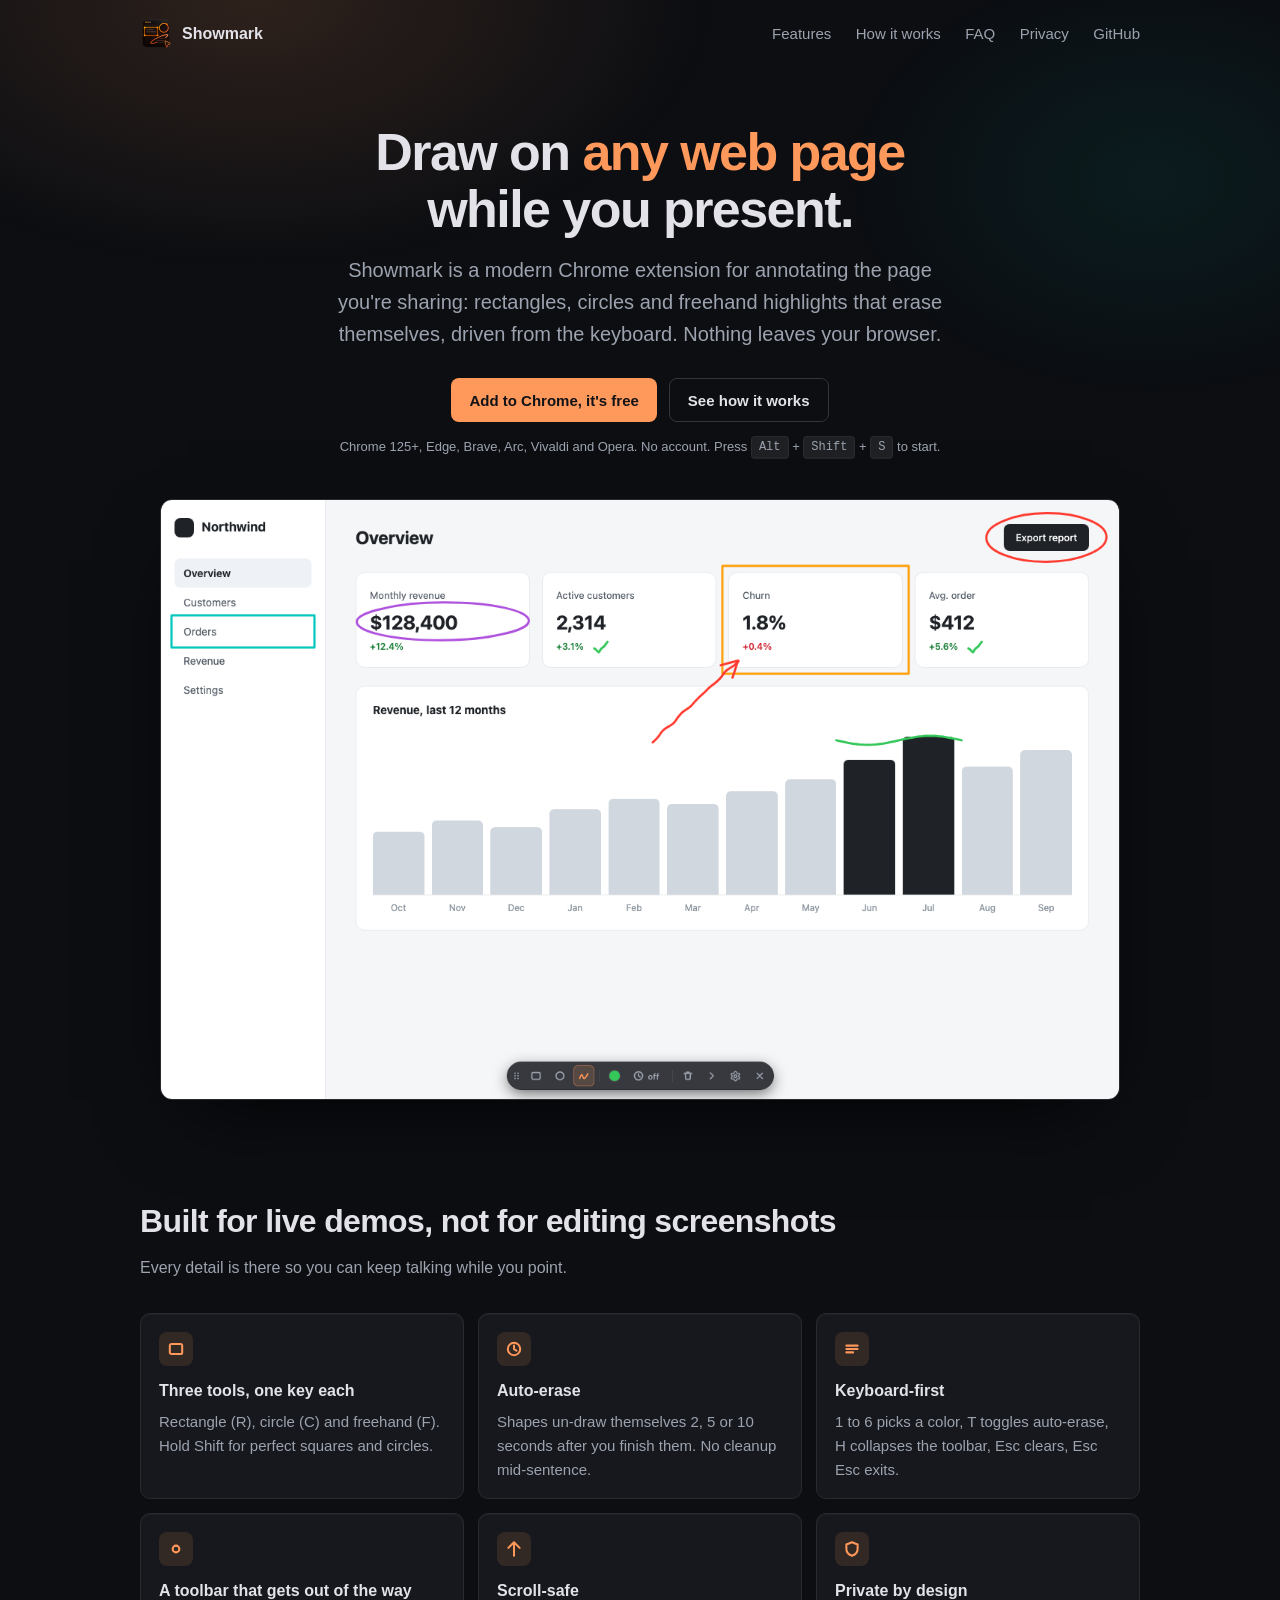
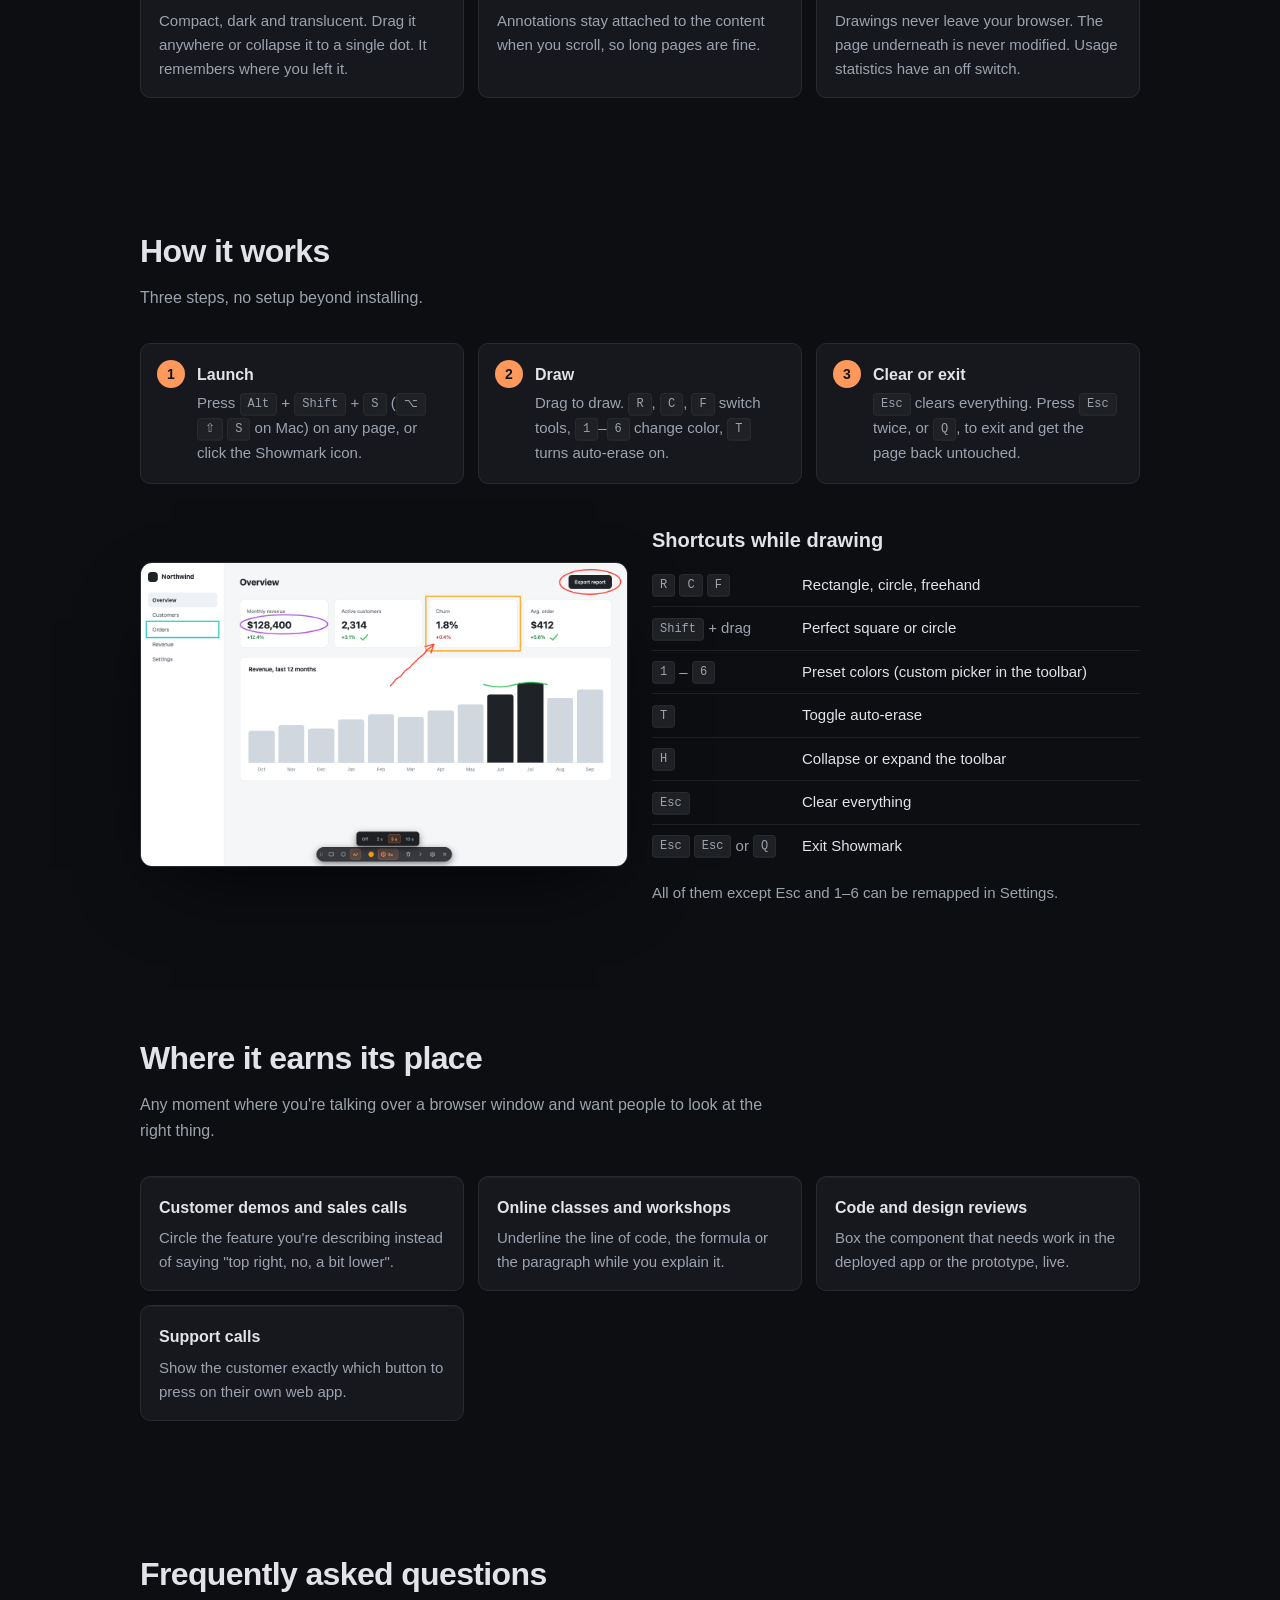
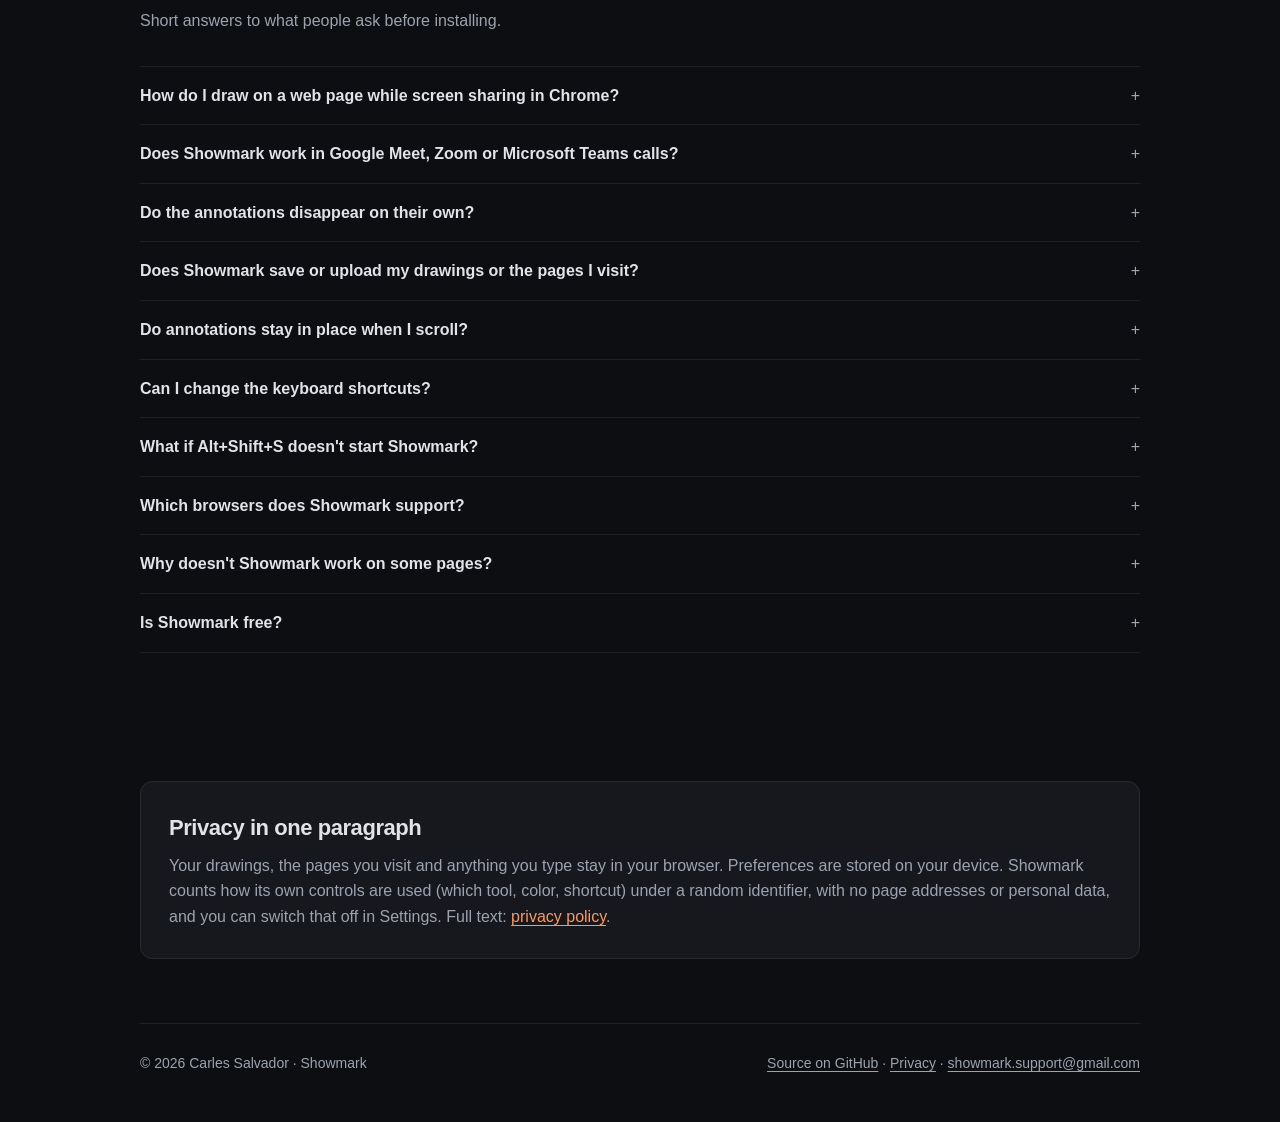
<file: docs/index.html>
<!doctype html>
<html lang="en">
<head>
  <meta charset="utf-8">
  <meta name="viewport" content="width=device-width, initial-scale=1">
  <title>Showmark – Draw and annotate on any web page while you present</title>
  <meta name="description" content="Showmark is a modern Chrome extension to draw rectangles, circles and freehand highlights on any web page while presenting or screen sharing. Auto-erase, keyboard shortcuts, nothing leaves your browser.">
  <link rel="canonical" href="https://showmark.pages.dev/">
  <link rel="icon" href="icon.png">
  <!-- Google Search Console is verified via docs/google48d0787814f511f6.html (HTML file method). -->
  <meta property="og:type" content="website">
  <meta property="og:title" content="Showmark – Draw and annotate on any web page while you present">
  <meta property="og:description" content="A modern Chrome extension for annotating any web page during demos, classes and screen shares. Free, keyboard-first, private.">
  <meta property="og:url" content="https://showmark.pages.dev/">
  <meta property="og:image" content="https://showmark.pages.dev/img/og.png">
  <meta name="twitter:card" content="summary_large_image">
  <meta name="theme-color" content="#0c0e12">
  <script type="application/ld+json">
  {
    "@context": "https://schema.org",
    "@graph": [
      {
        "@type": "SoftwareApplication",
        "name": "Showmark",
        "alternateName": "Showmark: Modern Draw & Annotate on Any Web Page",
        "applicationCategory": "BrowserApplication",
        "applicationSubCategory": "Screen annotation",
        "operatingSystem": "Chrome 125+, Microsoft Edge, Brave, Arc, Vivaldi, Opera",
        "browserRequirements": "Requires a Chromium-based browser, version 125 or newer",
        "offers": { "@type": "Offer", "price": "0", "priceCurrency": "USD" },
        "description": "A modern Chrome extension to draw rectangles, circles and freehand highlights on any web page while presenting or screen sharing. Shapes auto-erase after a few seconds, everything is keyboard-driven, and drawings never leave the browser.",
        "url": "https://showmark.pages.dev/",
        "installUrl": "https://chromewebstore.google.com/detail/showmark-modern-draw-anno/dfojhmdfkljmojndockacpejlbflgpll",
        "sameAs": ["https://chromewebstore.google.com/detail/showmark-modern-draw-anno/dfojhmdfkljmojndockacpejlbflgpll", "https://github.com/csbertran/showmark"],
        "image": "https://showmark.pages.dev/img/og.png",
        "screenshot": "https://showmark.pages.dev/img/annotate.png",
        "softwareVersion": "1.2.0",
        "featureList": [
          "Rectangle, circle and freehand drawing on any web page",
          "Auto-erase after 2, 5 or 10 seconds",
          "Keyboard shortcuts for every action",
          "Six preset colors plus a custom color picker",
          "Draggable, collapsible floating toolbar",
          "Annotations stay attached to content while scrolling",
          "Remappable shortcuts and drawing defaults"
        ],
        "author": { "@type": "Person", "name": "Carles Salvador" },
        "privacyPolicy": "https://showmark.pages.dev/privacy"
      },
      {
        "@type": "FAQPage",
        "mainEntity": [
          { "@type": "Question", "name": "How do I draw on a web page while screen sharing in Chrome?", "acceptedAnswer": { "@type": "Answer", "text": "Install Showmark, press Alt+Shift+S (Option+Shift+S on Mac) on any page and drag to draw. Press R, C or F to switch between rectangle, circle and freehand, Esc to clear, and Esc twice to exit. The drawing overlay sits on top of the page, so anyone watching your shared screen or tab sees it." } },
          { "@type": "Question", "name": "Does Showmark work in Google Meet, Zoom or Microsoft Teams calls?", "acceptedAnswer": { "@type": "Answer", "text": "Yes. Showmark draws on the browser tab itself, so it works with any video call or recording tool where you share your screen or a Chrome tab. It does not depend on the call software." } },
          { "@type": "Question", "name": "Do the annotations disappear on their own?", "acceptedAnswer": { "@type": "Answer", "text": "Optionally. Turn on auto-erase and each shape un-draws itself 2, 5 or 10 seconds after you finish it, so you never have to clean up mid-demo. With auto-erase off, shapes stay until you press Esc." } },
          { "@type": "Question", "name": "Does Showmark save or upload my drawings or the pages I visit?", "acceptedAnswer": { "@type": "Answer", "text": "No. Drawings exist only while the overlay is open and are discarded when you exit, reload or navigate. Page addresses and content are never collected. Showmark counts how its own buttons and shortcuts are used under a random identifier, and you can switch that off in Settings." } },
          { "@type": "Question", "name": "Do annotations stay in place when I scroll?", "acceptedAnswer": { "@type": "Answer", "text": "Yes. Shapes are anchored to the page content, so they move with it when you scroll." } },
          { "@type": "Question", "name": "Can I change the keyboard shortcuts?", "acceptedAnswer": { "@type": "Answer", "text": "Yes. Every drawing shortcut can be remapped on the Settings page, and the launch shortcut is managed in chrome://extensions/shortcuts." } },
          { "@type": "Question", "name": "What if Alt+Shift+S doesn't start Showmark?", "acceptedAnswer": { "@type": "Answer", "text": "Another extension or app probably already uses that combination, so Chrome couldn't assign it. The Settings page tells you when this happens. Set your own shortcut at chrome://extensions/shortcuts, or pin Showmark from the puzzle-piece menu and click its icon to start drawing." } },
          { "@type": "Question", "name": "Which browsers does Showmark support?", "acceptedAnswer": { "@type": "Answer", "text": "Google Chrome 125 or newer and other Chromium browsers such as Microsoft Edge, Brave, Arc, Vivaldi and Opera." } },
          { "@type": "Question", "name": "Why doesn't Showmark work on some pages?", "acceptedAnswer": { "@type": "Answer", "text": "Chrome doesn't let any extension draw on its own pages (chrome:// addresses, settings, new tabs), the Chrome Web Store or its built-in PDF viewer. If you launch Showmark there, the icon explains why. Local files opened from your computer work once you turn on Allow access to file URLs for Showmark in chrome://extensions." } },
          { "@type": "Question", "name": "Is Showmark free?", "acceptedAnswer": { "@type": "Answer", "text": "Yes. Showmark is free, has no account and no ads." } }
        ]
      }
    ]
  }
  </script>
  <style>
    :root {
      color-scheme: dark;
      --canvas: #0c0e12; --surface: #111317; --surface-1: #16181d; --surface-high: #1e2024; --surface-highest: #282a2e;
      --border: #282a2e; --border-2: #333539; --divider: rgba(255,255,255,.08);
      --fg: #e2e2e8; --muted: #9ca3af; --primary: #ff985b; --on-primary: #111317; --primary-glow: rgba(255,152,91,.25);
      --teal: #00c7be; --green: #34c759;
      --sans: -apple-system, BlinkMacSystemFont, "Segoe UI", Roboto, sans-serif;
      --mono: ui-monospace, SFMono-Regular, Menlo, monospace;
    }
    * { box-sizing: border-box; }
    html { scroll-behavior: smooth; }
    body { margin: 0; background: var(--canvas); color: var(--fg); font: 400 1rem/1.6 var(--sans); -webkit-font-smoothing: antialiased; }
    body::before { content: ''; position: fixed; inset: 0; z-index: -1; pointer-events: none;
      background: radial-gradient(60% 50% at 20% 0%, rgba(255,152,91,.14), transparent 60%),
                  radial-gradient(40% 40% at 90% 20%, rgba(0,199,190,.08), transparent 60%); }
    a { color: var(--primary); text-underline-offset: 3px; }
    .wrap { max-width: 1040px; margin: 0 auto; padding-inline: 20px; }
    header.top { display: flex; align-items: center; justify-content: space-between; padding-block: 18px; }
    .brand { display: flex; align-items: center; gap: 10px; font-weight: 600; text-decoration: none; color: var(--fg); }
    .brand img { width: 32px; height: 32px; border-radius: 8px; }
    nav a { color: var(--muted); text-decoration: none; margin-left: 20px; font-size: .9375rem; }
    nav a:hover { color: var(--fg); }
    .btn { display: inline-flex; align-items: center; gap: 8px; appearance: none; border: 0; border-radius: 8px; cursor: pointer;
           font: 600 .9375rem/1 var(--sans); padding: 0 18px; height: 44px; text-decoration: none; transition: filter .12s ease, box-shadow .12s ease; }
    .btn.primary { background: var(--primary); color: var(--on-primary); }
    .btn.primary:hover { filter: brightness(1.08); box-shadow: 0 0 0 1px var(--primary), 0 0 16px var(--primary-glow); }
    .btn.ghost { background: transparent; color: var(--fg); border: 1px solid var(--border-2); }
    .btn.ghost:hover { background: var(--surface-high); }
    .hero { padding-block: 56px 32px; text-align: center; }
    .hero h1 { font-size: clamp(2rem, 5vw, 3.25rem); line-height: 1.1; letter-spacing: -.03em; margin: 0 0 16px; font-weight: 600; }
    .hero h1 em { font-style: normal; color: var(--primary); }
    .hero p.lede { color: var(--muted); font-size: clamp(1.0625rem, 2vw, 1.25rem); max-width: 640px; margin: 0 auto 28px; }
    .cta { display: flex; gap: 12px; justify-content: center; flex-wrap: wrap; }
    .fine { color: var(--muted); font-size: .8125rem; margin-top: 14px; }
    kbd { display: inline-block; font: 500 .75rem/1 var(--mono); padding: 4px 7px; color: var(--muted); background: var(--surface-high);
          border: 1px solid var(--border); border-bottom: 2px solid #22252a; border-radius: 4px; vertical-align: middle; }
    .shot { margin: 40px auto 0; border-radius: 12px; overflow: hidden; border: 1px solid var(--border); box-shadow: 0 30px 80px -30px rgba(0,0,0,.9); max-width: 100%; }
    .shot img { display: block; width: 100%; height: auto; }
    section { padding-block: 64px; }
    section h2 { font-size: clamp(1.5rem, 3vw, 2rem); letter-spacing: -.02em; margin: 0 0 8px; font-weight: 600; }
    section p.sub { color: var(--muted); margin: 0 0 32px; max-width: 640px; }
    .grid { display: grid; grid-template-columns: repeat(auto-fit, minmax(260px, 1fr)); gap: 14px; }
    .card { background: var(--surface-1); border: 1px solid var(--border); border-radius: 10px; padding: 18px 18px 16px; box-shadow: inset 0 1px 0 rgba(255,255,255,.04); }
    .card h3 { margin: 0 0 6px; font-size: 1rem; font-weight: 600; }
    .card p { margin: 0; color: var(--muted); font-size: .9375rem; }
    .card .ic { width: 34px; height: 34px; border-radius: 8px; display: grid; place-items: center; margin-bottom: 12px; background: rgba(255,152,91,.12); color: var(--primary); }
    .card .ic svg { width: 18px; height: 18px; fill: none; stroke: currentColor; stroke-width: 1.8; stroke-linecap: round; stroke-linejoin: round; }
    .steps { counter-reset: s; display: grid; grid-template-columns: repeat(auto-fit, minmax(220px, 1fr)); gap: 14px; }
    .step { position: relative; padding: 18px 18px 18px 56px; background: var(--surface-1); border: 1px solid var(--border); border-radius: 10px; }
    .step::before { counter-increment: s; content: counter(s); position: absolute; left: 16px; top: 16px; width: 28px; height: 28px; border-radius: 50%;
                    display: grid; place-items: center; background: var(--primary); color: var(--on-primary); font: 600 .875rem/1 var(--sans); }
    .step h3 { margin: 0 0 4px; font-size: 1rem; }
    .step p { margin: 0; color: var(--muted); font-size: .9375rem; }
    .two { display: grid; grid-template-columns: repeat(auto-fit, minmax(300px, 1fr)); gap: 24px; align-items: center; }
    .two .shot { margin: 0; }
    table.keys { border-collapse: collapse; width: 100%; font-size: .9375rem; }
    table.keys td { padding: 9px 0; border-top: 1px solid var(--divider); }
    table.keys tr:first-child td { border-top: 0; }
    table.keys td:first-child { width: 150px; color: var(--muted); white-space: nowrap; }
    .faq details { border-top: 1px solid var(--divider); padding: 4px 0; }
    .faq details:last-child { border-bottom: 1px solid var(--divider); }
    .faq summary { cursor: pointer; font-weight: 600; padding: 12px 0; list-style: none; display: flex; justify-content: space-between; gap: 16px; }
    .faq summary::-webkit-details-marker { display: none; }
    .faq summary::after { content: '+'; color: var(--muted); font-weight: 400; flex: none; }
    .faq details[open] summary::after { content: '–'; }
    .faq p { margin: 0 0 14px; color: var(--muted); }
    .privacy { background: var(--surface-1); border: 1px solid var(--border); border-radius: 12px; padding: 28px; }
    .privacy ul { margin: 12px 0 0; padding-left: 20px; color: var(--muted); }
    footer { border-top: 1px solid var(--divider); padding-block: 28px 48px; color: var(--muted); font-size: .875rem; display: flex; justify-content: space-between; gap: 16px; flex-wrap: wrap; }
    footer a { color: var(--muted); }
    @media (max-width: 640px) { nav a:not(:last-child) { display: none; } section { padding-block: 44px; } }
  </style>
</head>
<body>
<div class="wrap">
  <header class="top">
    <a class="brand" href="./"><img src="icon.png" alt="" width="32" height="32">Showmark</a>
    <nav>
      <a href="#features">Features</a>
      <a href="#how">How it works</a>
      <a href="#faq">FAQ</a>
      <a href="privacy.html">Privacy</a>
      <a href="https://github.com/csbertran/showmark">GitHub</a>
    </nav>
  </header>

  <main>
    <section class="hero" style="padding-top:56px">
      <h1>Draw on <em>any web page</em><br>while you present.</h1>
      <p class="lede">Showmark is a modern Chrome extension for annotating the page you're sharing: rectangles, circles and freehand highlights that erase themselves, driven from the keyboard. Nothing leaves your browser.</p>
      <div class="cta">
        <a class="btn primary" id="install" href="https://chromewebstore.google.com/detail/showmark-modern-draw-anno/dfojhmdfkljmojndockacpejlbflgpll?utm_source=landing&utm_medium=web&utm_campaign=hero">Add to Chrome, it's free</a>
        <a class="btn ghost" href="#how">See how it works</a>
      </div>
      <p class="fine">Chrome 125+, Edge, Brave, Arc, Vivaldi and Opera. No account. Press <kbd>Alt</kbd> + <kbd>Shift</kbd> + <kbd>S</kbd> to start.</p>
      <figure class="shot" style="max-width:960px">
        <img src="img/annotate.png" alt="A dashboard web page annotated with Showmark: an orange rectangle around a KPI card, a red circle around a button, a purple circle around a figure, a green underline under a chart peak and a red freehand arrow. The floating toolbar sits at the bottom." width="1280" height="800" loading="eager">
      </figure>
    </section>

    <section id="features">
      <h2>Built for live demos, not for editing screenshots</h2>
      <p class="sub">Every detail is there so you can keep talking while you point.</p>
      <div class="grid">
        <div class="card"><div class="ic"><svg viewBox="0 0 16 16"><rect x="2.5" y="3.5" width="11" height="9" rx="1.5"/></svg></div><h3>Three tools, one key each</h3><p>Rectangle (R), circle (C) and freehand (F). Hold Shift for perfect squares and circles.</p></div>
        <div class="card"><div class="ic"><svg viewBox="0 0 16 16"><circle cx="8" cy="8" r="5.5"/><path d="M8 5v3.2l2.2 1.3"/></svg></div><h3>Auto-erase</h3><p>Shapes un-draw themselves 2, 5 or 10 seconds after you finish them. No cleanup mid-sentence.</p></div>
        <div class="card"><div class="ic"><svg viewBox="0 0 16 16"><path d="M3 5h10M3 8h10M3 11h6"/></svg></div><h3>Keyboard-first</h3><p>1 to 6 picks a color, T toggles auto-erase, H collapses the toolbar, Esc clears, Esc Esc exits.</p></div>
        <div class="card"><div class="ic"><svg viewBox="0 0 16 16"><circle cx="8" cy="8" r="3"/></svg></div><h3>A toolbar that gets out of the way</h3><p>Compact, dark and translucent. Drag it anywhere or collapse it to a single dot. It remembers where you left it.</p></div>
        <div class="card"><div class="ic"><svg viewBox="0 0 16 16"><path d="M8 2v12M3 7l5-5 5 5"/></svg></div><h3>Scroll-safe</h3><p>Annotations stay attached to the content when you scroll, so long pages are fine.</p></div>
        <div class="card"><div class="ic"><svg viewBox="0 0 16 16"><path d="M8 2l5 2v4c0 3-2.2 5-5 6-2.8-1-5-3-5-6V4z"/></svg></div><h3>Private by design</h3><p>Drawings never leave your browser. The page underneath is never modified. Usage statistics have an off switch.</p></div>
      </div>
    </section>

    <section id="how">
      <h2>How it works</h2>
      <p class="sub">Three steps, no setup beyond installing.</p>
      <div class="steps">
        <div class="step"><h3>Launch</h3><p>Press <kbd>Alt</kbd> + <kbd>Shift</kbd> + <kbd>S</kbd> (<kbd>⌥</kbd> <kbd>⇧</kbd> <kbd>S</kbd> on Mac) on any page, or click the Showmark icon.</p></div>
        <div class="step"><h3>Draw</h3><p>Drag to draw. <kbd>R</kbd>, <kbd>C</kbd>, <kbd>F</kbd> switch tools, <kbd>1</kbd>–<kbd>6</kbd> change color, <kbd>T</kbd> turns auto-erase on.</p></div>
        <div class="step"><h3>Clear or exit</h3><p><kbd>Esc</kbd> clears everything. Press <kbd>Esc</kbd> twice, or <kbd>Q</kbd>, to exit and get the page back untouched.</p></div>
      </div>

      <div class="two" style="margin-top:40px">
        <figure class="shot"><img src="img/auto-erase.png" alt="Showmark toolbar with the auto-erase menu open, showing Off, 2 s, 5 s and 10 s options" width="1280" height="800" loading="lazy"></figure>
        <div>
          <h3 style="margin:0 0 8px;font-size:1.25rem">Shortcuts while drawing</h3>
          <table class="keys">
            <tr><td><kbd>R</kbd> <kbd>C</kbd> <kbd>F</kbd></td><td>Rectangle, circle, freehand</td></tr>
            <tr><td><kbd>Shift</kbd> + drag</td><td>Perfect square or circle</td></tr>
            <tr><td><kbd>1</kbd> – <kbd>6</kbd></td><td>Preset colors (custom picker in the toolbar)</td></tr>
            <tr><td><kbd>T</kbd></td><td>Toggle auto-erase</td></tr>
            <tr><td><kbd>H</kbd></td><td>Collapse or expand the toolbar</td></tr>
            <tr><td><kbd>Esc</kbd></td><td>Clear everything</td></tr>
            <tr><td><kbd>Esc</kbd> <kbd>Esc</kbd> or <kbd>Q</kbd></td><td>Exit Showmark</td></tr>
          </table>
          <p style="color:var(--muted);font-size:.9375rem;margin:14px 0 0">All of them except Esc and 1–6 can be remapped in Settings.</p>
        </div>
      </div>
    </section>

    <section id="uses">
      <h2>Where it earns its place</h2>
      <p class="sub">Any moment where you're talking over a browser window and want people to look at the right thing.</p>
      <div class="grid">
        <div class="card"><h3>Customer demos and sales calls</h3><p>Circle the feature you're describing instead of saying "top right, no, a bit lower".</p></div>
        <div class="card"><h3>Online classes and workshops</h3><p>Underline the line of code, the formula or the paragraph while you explain it.</p></div>
        <div class="card"><h3>Code and design reviews</h3><p>Box the component that needs work in the deployed app or the prototype, live.</p></div>
        <div class="card"><h3>Support calls</h3><p>Show the customer exactly which button to press on their own web app.</p></div>
      </div>
    </section>

    <section id="faq" class="faq">
      <h2>Frequently asked questions</h2>
      <p class="sub">Short answers to what people ask before installing.</p>
      <details><summary>How do I draw on a web page while screen sharing in Chrome?</summary><p>Install Showmark, press Alt+Shift+S (Option+Shift+S on Mac) on any page and drag to draw. Press R, C or F to switch between rectangle, circle and freehand, Esc to clear, and Esc twice to exit. The drawing overlay sits on top of the page, so anyone watching your shared screen or tab sees it.</p></details>
      <details><summary>Does Showmark work in Google Meet, Zoom or Microsoft Teams calls?</summary><p>Yes. Showmark draws on the browser tab itself, so it works with any video call or recording tool where you share your screen or a Chrome tab. It does not depend on the call software.</p></details>
      <details><summary>Do the annotations disappear on their own?</summary><p>Optionally. Turn on auto-erase and each shape un-draws itself 2, 5 or 10 seconds after you finish it, so you never have to clean up mid-demo. With auto-erase off, shapes stay until you press Esc.</p></details>
      <details><summary>Does Showmark save or upload my drawings or the pages I visit?</summary><p>No. Drawings exist only while the overlay is open and are discarded when you exit, reload or navigate. Page addresses and content are never collected. Showmark counts how its own buttons and shortcuts are used under a random identifier, and you can switch that off in Settings. <a href="privacy.html">Privacy policy</a>.</p></details>
      <details><summary>Do annotations stay in place when I scroll?</summary><p>Yes. Shapes are anchored to the page content, so they move with it when you scroll.</p></details>
      <details><summary>Can I change the keyboard shortcuts?</summary><p>Yes. Every drawing shortcut can be remapped on the Settings page, and the launch shortcut is managed in chrome://extensions/shortcuts.</p></details>
      <details><summary>What if Alt+Shift+S doesn't start Showmark?</summary><p>Another extension or app probably already uses that combination, so Chrome couldn't assign it. The Settings page tells you when this happens. Set your own shortcut at chrome://extensions/shortcuts, or pin Showmark from the puzzle-piece menu and click its icon to start drawing.</p></details>
      <details><summary>Which browsers does Showmark support?</summary><p>Google Chrome 125 or newer and other Chromium browsers such as Microsoft Edge, Brave, Arc, Vivaldi and Opera.</p></details>
      <details><summary>Why doesn't Showmark work on some pages?</summary><p>Chrome doesn't let any extension draw on its own pages (chrome:// addresses, settings, new tabs), the Chrome Web Store or its built-in PDF viewer. If you launch Showmark there, the icon explains why. Local files opened from your computer work once you turn on "Allow access to file URLs" for Showmark in chrome://extensions.</p></details>
      <details><summary>Is Showmark free?</summary><p>Yes. Showmark is free, has no account and no ads.</p></details>
    </section>

    <section id="privacy-summary">
      <div class="privacy">
        <h2 style="font-size:1.375rem">Privacy in one paragraph</h2>
        <p style="color:var(--muted);margin:0">Your drawings, the pages you visit and anything you type stay in your browser. Preferences are stored on your device. Showmark counts how its own controls are used (which tool, color, shortcut) under a random identifier, with no page addresses or personal data, and you can switch that off in Settings. Full text: <a href="privacy.html">privacy policy</a>.</p>
      </div>
    </section>
  </main>

  <footer>
    <span>© 2026 Carles Salvador · Showmark</span>
    <span><a href="https://github.com/csbertran/showmark">Source on GitHub</a> · <a href="privacy.html">Privacy</a> · <a href="mailto:showmark.support@gmail.com">showmark.support@gmail.com</a></span>
  </footer>
</div>

<!-- PostHog web analytics for this landing page only. The extension itself uses a separate first-party client. -->
<script>
  !function(t,e){var o,n,p,r;e.__SV||(window.posthog=e,e._i=[],e.init=function(i,s,a){function g(t,e){var o=e.split(".");2==o.length&&(t=t[o[0]],e=o[1]),t[e]=function(){t.push([e].concat(Array.prototype.slice.call(arguments,0)))}}(p=t.createElement("script")).type="text/javascript",p.crossOrigin="anonymous",p.async=!0,p.src=s.api_host.replace(".i.posthog.com","-assets.i.posthog.com")+"/static/array.js",(r=t.getElementsByTagName("script")[0]).parentNode.insertBefore(p,r);var u=e;for(void 0!==a?u=e[a]=[]:a="posthog",u.people=u.people||[],u.toString=function(t){var e="posthog";return"posthog"!==a&&(e+="."+a),t||(e+=" (stub)"),e},u.people.toString=function(){return u.toString(1)+".people (stub)"},o="init capture register register_once register_for_session unregister unregister_for_session getFeatureFlag getFeatureFlagPayload isFeatureEnabled reloadFeatureFlags updateEarlyAccessFeatureEnrollment getEarlyAccessFeatures on onFeatureFlags onSurveysLoaded onSessionId getSurveys getActiveMatchingSurveys renderSurvey canRenderSurvey canRenderSurveyAsync identify setPersonProperties group resetGroups setPersonPropertiesForFlags resetPersonPropertiesForFlags setGroupPropertiesForFlags resetGroupPropertiesForFlags reset get_distinct_id getGroups get_session_id get_session_replay_url alias set_config startSessionRecording stopSessionRecording sessionRecordingStarted captureException loadToolbar get_property getSessionProperty createPersonProfile opt_in_capturing opt_out_capturing has_opted_in_capturing has_opted_out_capturing clear_opt_in_out_capturing debug getPageViewId captureTraceFeedback captureTraceMetric".split(" "),n=0;n<o.length;n++)g(u,o[n]);e._i.push([i,s,a])},e.__SV=1)}(document,window.posthog||[]);
  posthog.init('phc_uBKbcm8kqxYUEsazt9bxXQ3jgDkjHeEuF96sA85FtNo6', { api_host: 'https://eu.i.posthog.com', defaults: '2026-05-30', persistence: 'localStorage' });
  document.getElementById('install').addEventListener('click', function () { posthog.capture('landing_install_clicked', { placement: 'hero' }); });
</script>
</body>
</html>
</file>
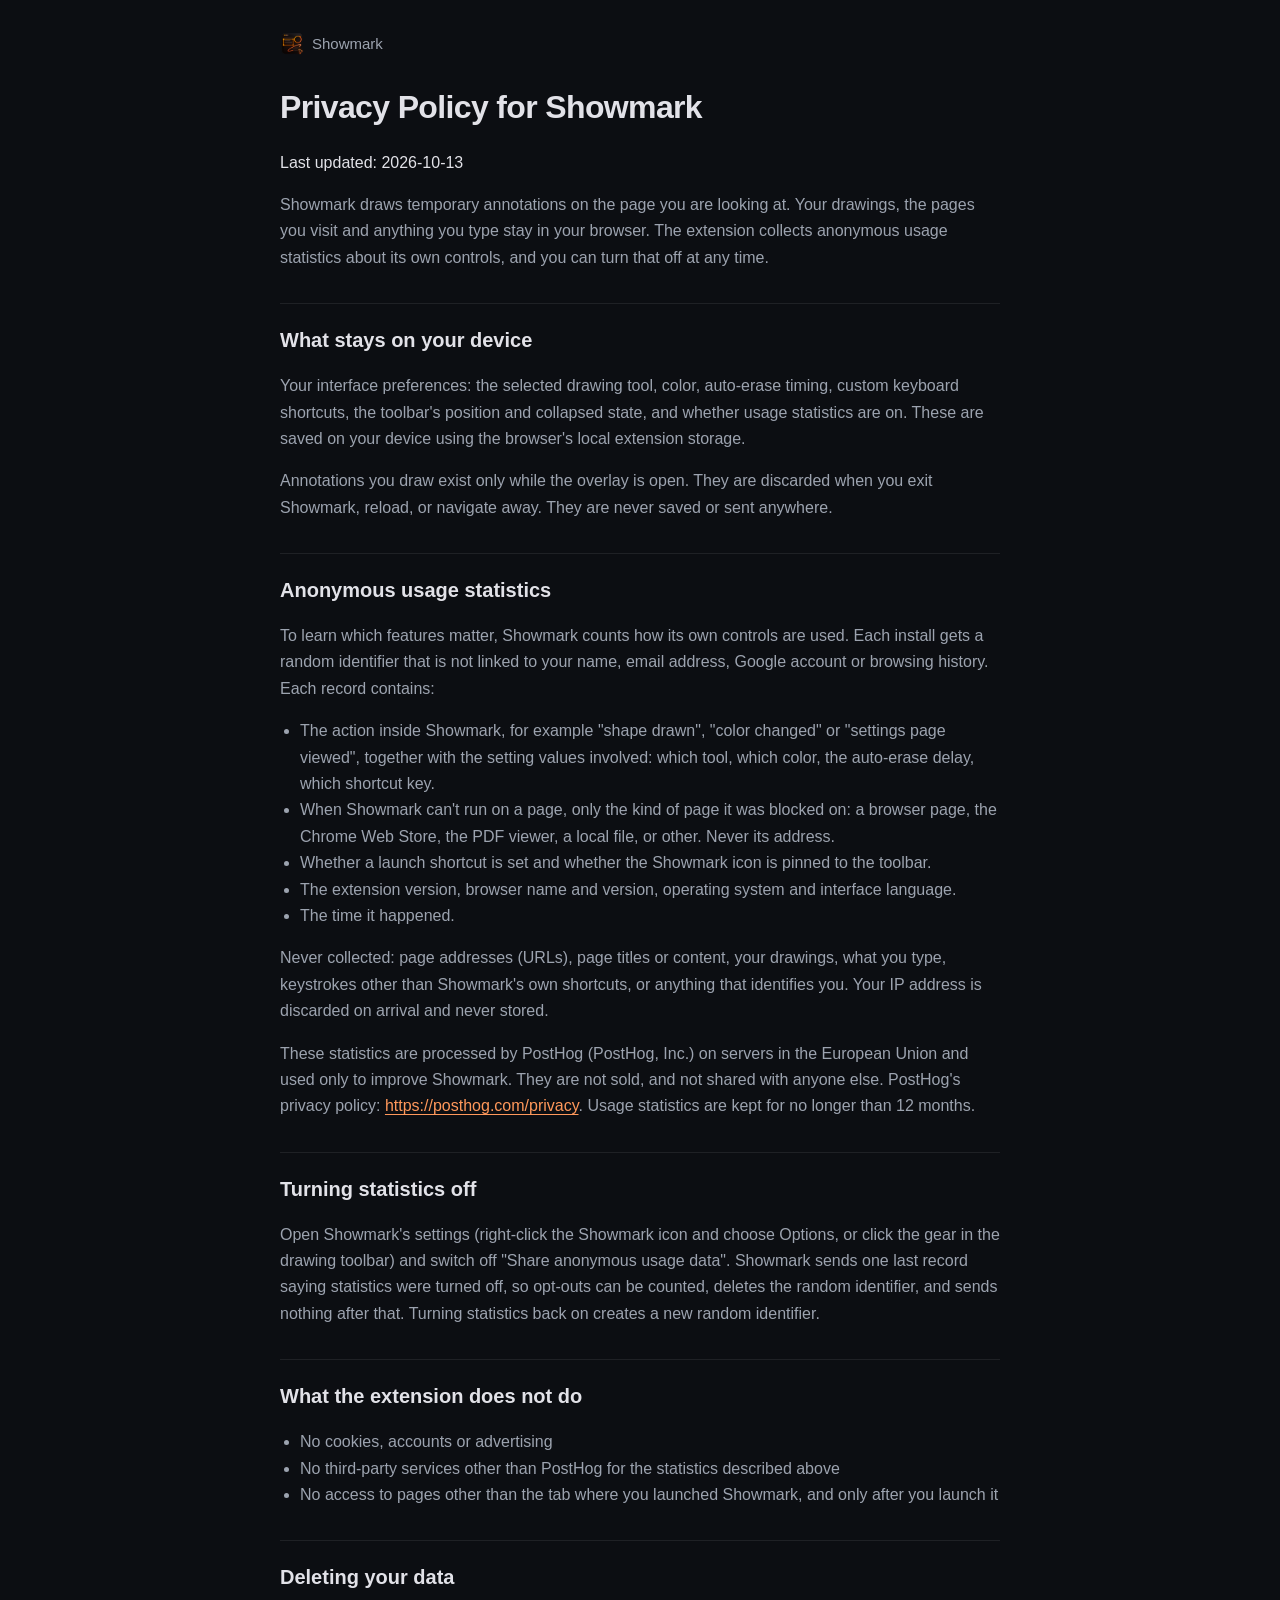
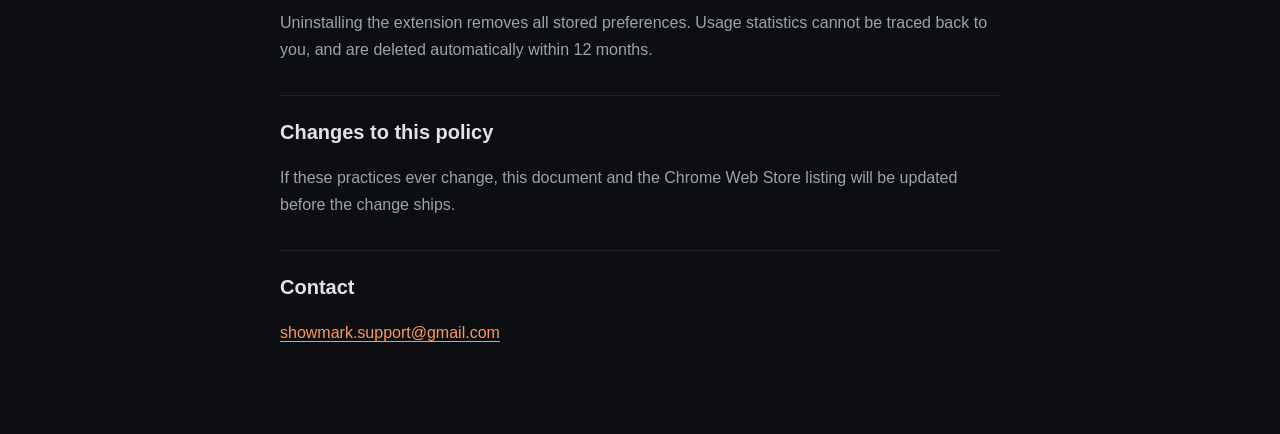
<file: docs/privacy.html>
<!doctype html>
<html lang="en">
<head>
  <meta charset="utf-8">
  <meta name="viewport" content="width=device-width, initial-scale=1">
  <title>Privacy Policy – Showmark</title>
  <meta name="description" content="What the Showmark Chrome extension stores on your device, which anonymous usage statistics it collects, and how to turn them off.">
  <link rel="canonical" href="https://showmark.pages.dev/privacy">
  <link rel="icon" href="icon.png">
  <meta name="theme-color" content="#0c0e12">
  <style>
    :root { color-scheme: dark; --canvas:#0c0e12; --fg:#e2e2e8; --muted:#9ca3af; --primary:#ff985b; --divider:rgba(255,255,255,.08); }
    body { margin:0; background:var(--canvas); color:var(--fg); font:400 1rem/1.65 -apple-system,BlinkMacSystemFont,"Segoe UI",Roboto,sans-serif; }
    main { max-width:720px; margin:0 auto; padding:32px 20px 72px; }
    a { color:var(--primary); text-underline-offset:3px; }
    .back { display:inline-flex; align-items:center; gap:8px; color:var(--muted); text-decoration:none; font-size:.9375rem; margin-bottom:24px; }
    .back img { width:24px; height:24px; border-radius:6px; }
    h1 { font-size:2rem; letter-spacing:-.02em; margin:0 0 8px; }
    h2 { font-size:1.25rem; margin:32px 0 8px; padding-top:20px; border-top:1px solid var(--divider); }
    p, li { color:var(--muted); } p:first-of-type { color:var(--fg); }
    ul { padding-left:20px; }
  </style>
</head>
<body>
<main>
  <a class="back" href="./"><img src="icon.png" alt="">Showmark</a>
<h1>Privacy Policy for Showmark</h1>
<p>Last updated: 2026-10-13</p>
<p>Showmark draws temporary annotations on the page you are looking at. Your drawings, the pages you visit and anything you type stay in your browser. The extension collects anonymous usage statistics about its own controls, and you can turn that off at any time.</p>
<h2>What stays on your device</h2>
<p>Your interface preferences: the selected drawing tool, color, auto-erase timing, custom keyboard shortcuts, the toolbar&#x27;s position and collapsed state, and whether usage statistics are on. These are saved on your device using the browser&#x27;s local extension storage.</p>
<p>Annotations you draw exist only while the overlay is open. They are discarded when you exit Showmark, reload, or navigate away. They are never saved or sent anywhere.</p>
<h2>Anonymous usage statistics</h2>
<p>To learn which features matter, Showmark counts how its own controls are used. Each install gets a random identifier that is not linked to your name, email address, Google account or browsing history. Each record contains:</p>
<ul>
<li>The action inside Showmark, for example &quot;shape drawn&quot;, &quot;color changed&quot; or &quot;settings page viewed&quot;, together with the setting values involved: which tool, which color, the auto-erase delay, which shortcut key.</li>
<li>When Showmark can&#x27;t run on a page, only the kind of page it was blocked on: a browser page, the Chrome Web Store, the PDF viewer, a local file, or other. Never its address.</li>
<li>Whether a launch shortcut is set and whether the Showmark icon is pinned to the toolbar.</li>
<li>The extension version, browser name and version, operating system and interface language.</li>
<li>The time it happened.</li>
</ul>
<p>Never collected: page addresses (URLs), page titles or content, your drawings, what you type, keystrokes other than Showmark&#x27;s own shortcuts, or anything that identifies you. Your IP address is discarded on arrival and never stored.</p>
<p>These statistics are processed by PostHog (PostHog, Inc.) on servers in the European Union and used only to improve Showmark. They are not sold, and not shared with anyone else. PostHog&#x27;s privacy policy: <a href="https://posthog.com/privacy">https://posthog.com/privacy</a>. Usage statistics are kept for no longer than 12 months.</p>
<h2>Turning statistics off</h2>
<p>Open Showmark&#x27;s settings (right-click the Showmark icon and choose Options, or click the gear in the drawing toolbar) and switch off &quot;Share anonymous usage data&quot;. Showmark sends one last record saying statistics were turned off, so opt-outs can be counted, deletes the random identifier, and sends nothing after that. Turning statistics back on creates a new random identifier.</p>
<h2>What the extension does not do</h2>
<ul>
<li>No cookies, accounts or advertising</li>
<li>No third-party services other than PostHog for the statistics described above</li>
<li>No access to pages other than the tab where you launched Showmark, and only after you launch it</li>
</ul>
<h2>Deleting your data</h2>
<p>Uninstalling the extension removes all stored preferences. Usage statistics cannot be traced back to you, and are deleted automatically within 12 months.</p>
<h2>Changes to this policy</h2>
<p>If these practices ever change, this document and the Chrome Web Store listing will be updated before the change ships.</p>
<h2>Contact</h2>
<p><a href="mailto:showmark.support@gmail.com">showmark.support@gmail.com</a></p>
</main>
</body>
</html>
</file>
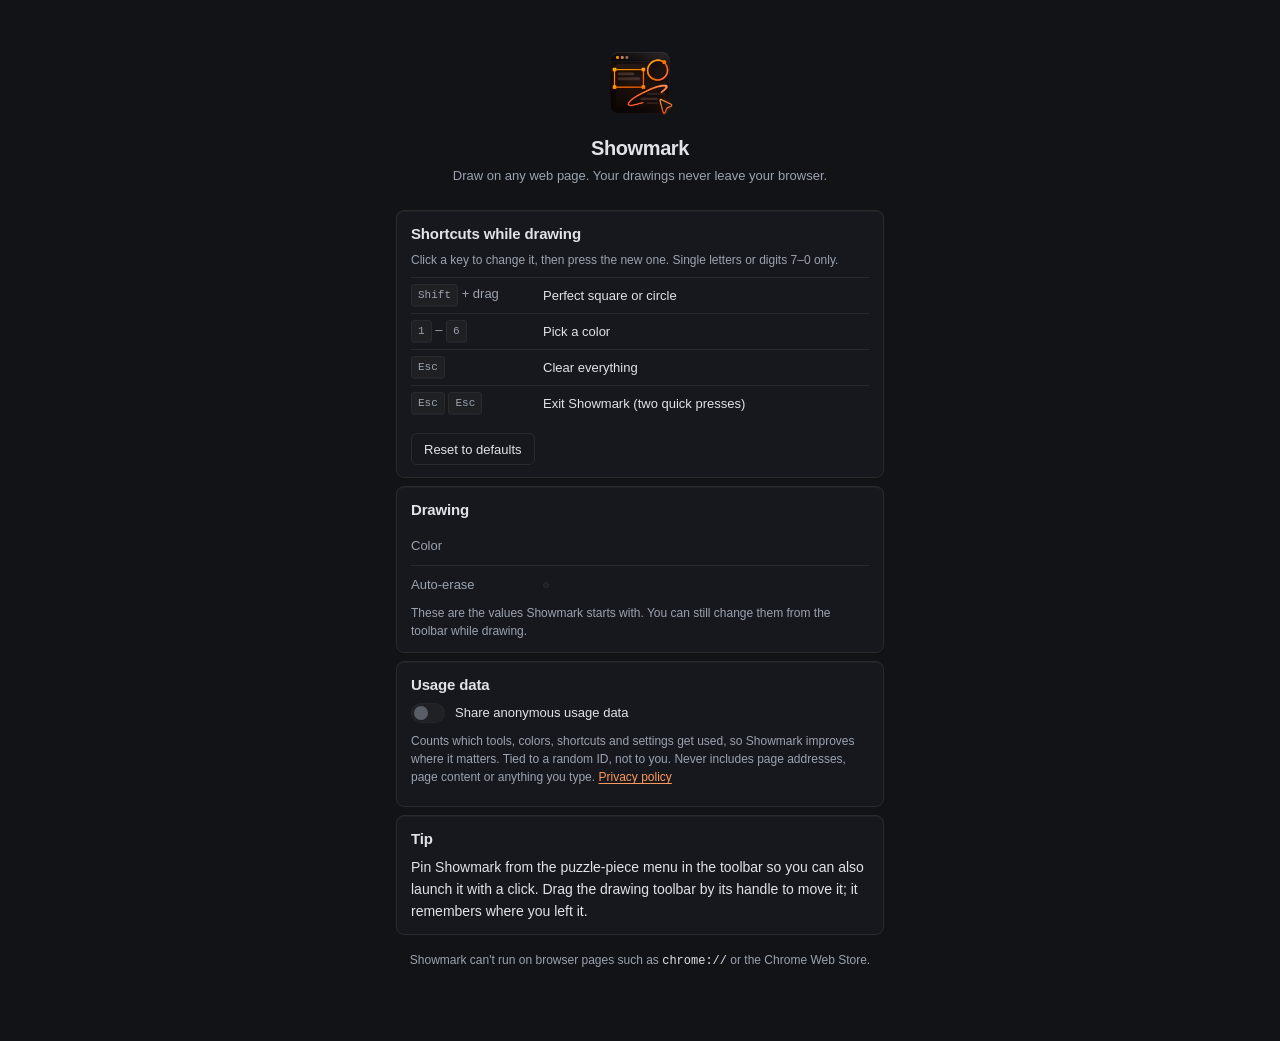
<file: options/options.html>
<!doctype html>
<html lang="en">
<head>
  <meta charset="utf-8">
  <meta name="viewport" content="width=device-width, initial-scale=1">
  <title>Showmark settings</title>
  <link rel="stylesheet" href="options.css">
</head>
<body>
  <main>
    <header>
      <img src="../icons/icon128.png" alt="" width="72" height="72">
      <h1>Showmark</h1>
      <p class="lede">Draw on any web page. Your drawings never leave your browser.</p>
    </header>

    <section id="shortcut-ok" hidden>
      <h2>Launch shortcut</h2>
      <p>On any page, press <kbd id="combo"></kbd> to start drawing. Press it again to leave.</p>
      <p class="hint">This shortcut is managed by the browser. <button id="change-shortcut" class="link">Change it</button></p>
    </section>

    <section id="shortcut-missing" hidden>
      <h2>Pick a way to launch Showmark</h2>
      <p>Chrome couldn't assign a launch shortcut automatically, probably because <kbd>Alt+Shift+S</kbd> is already taken. Set one up, pin the icon, or do both.</p>
      <h3>Set a shortcut</h3>
      <ol>
        <li>Click the button below. It opens your browser's extension shortcuts page.</li>
        <li>Find <strong>Showmark</strong> and click the pencil next to "Toggle Showmark on the current page".</li>
        <li>Press the key combination you want, then come back to this tab.</li>
      </ol>
      <button id="open-shortcuts" class="primary">Open shortcut settings</button>
      <p class="hint">Or open <code>chrome://extensions/shortcuts</code> yourself.</p>
      <h3>Pin the icon</h3>
      <p id="pin-todo">Click the puzzle-piece icon in Chrome's toolbar, then the pin next to <strong>Showmark</strong>. Click the Showmark icon on any page to start drawing.</p>
      <p id="pin-done" class="done" hidden>✓ Pinned. Click the Showmark icon on any page to start drawing.</p>
    </section>

    <section>
      <h2>Shortcuts while drawing</h2>
      <p class="hint">Click a key to change it, then press the new one. Single letters or digits 7–0 only.</p>
      <table id="keys"></table>
      <table class="fixed">
        <tr><td><kbd>Shift</kbd> + drag</td><td>Perfect square or circle</td></tr>
        <tr><td><kbd>1</kbd> – <kbd>6</kbd></td><td>Pick a color</td></tr>
        <tr><td><kbd>Esc</kbd></td><td>Clear everything</td></tr>
        <tr><td><kbd>Esc</kbd> <kbd>Esc</kbd></td><td>Exit Showmark (two quick presses)</td></tr>
      </table>
      <div class="row">
        <button id="reset-keys" class="ghost">Reset to defaults</button>
        <span id="key-status" class="hint" role="status"></span>
      </div>
    </section>

    <section>
      <h2>Drawing</h2>
      <div class="field">
        <span class="label">Color</span>
        <div id="colors" class="swatches"></div>
      </div>
      <div class="field">
        <span class="label">Auto-erase</span>
        <div id="fade" class="segmented" role="group" aria-label="Auto-erase delay"></div>
      </div>
      <p class="hint">These are the values Showmark starts with. You can still change them from the toolbar while drawing.</p>
    </section>

    <section>
      <h2>Usage data</h2>
      <label class="switch">
        <input type="checkbox" id="analytics" disabled>
        <span class="track" aria-hidden="true"></span>
        <span>Share anonymous usage data</span>
      </label>
      <p class="hint">Counts which tools, colors, shortcuts and settings get used, so Showmark improves where it matters. Tied to a random ID, not to you. Never includes page addresses, page content or anything you type. <a href="https://gist.github.com/csbertran/ebae7dc93ad46e6d9f7c50414c48ab4f" target="_blank" rel="noopener">Privacy policy</a></p>
      <p id="analytics-status" class="hint" role="status"></p>
    </section>

    <section>
      <h2>Tip</h2>
      <p><span id="pin-tip">Pin Showmark from the puzzle-piece menu in the toolbar so you can also launch it with a click. </span>Drag the drawing toolbar by its handle to move it; it remembers where you left it.</p>
    </section>

    <footer>
      <p class="hint">Showmark can't run on browser pages such as <code>chrome://</code> or the Chrome Web Store.</p>
    </footer>
  </main>
  <script src="options.js"></script>
</body>
</html>
</file>
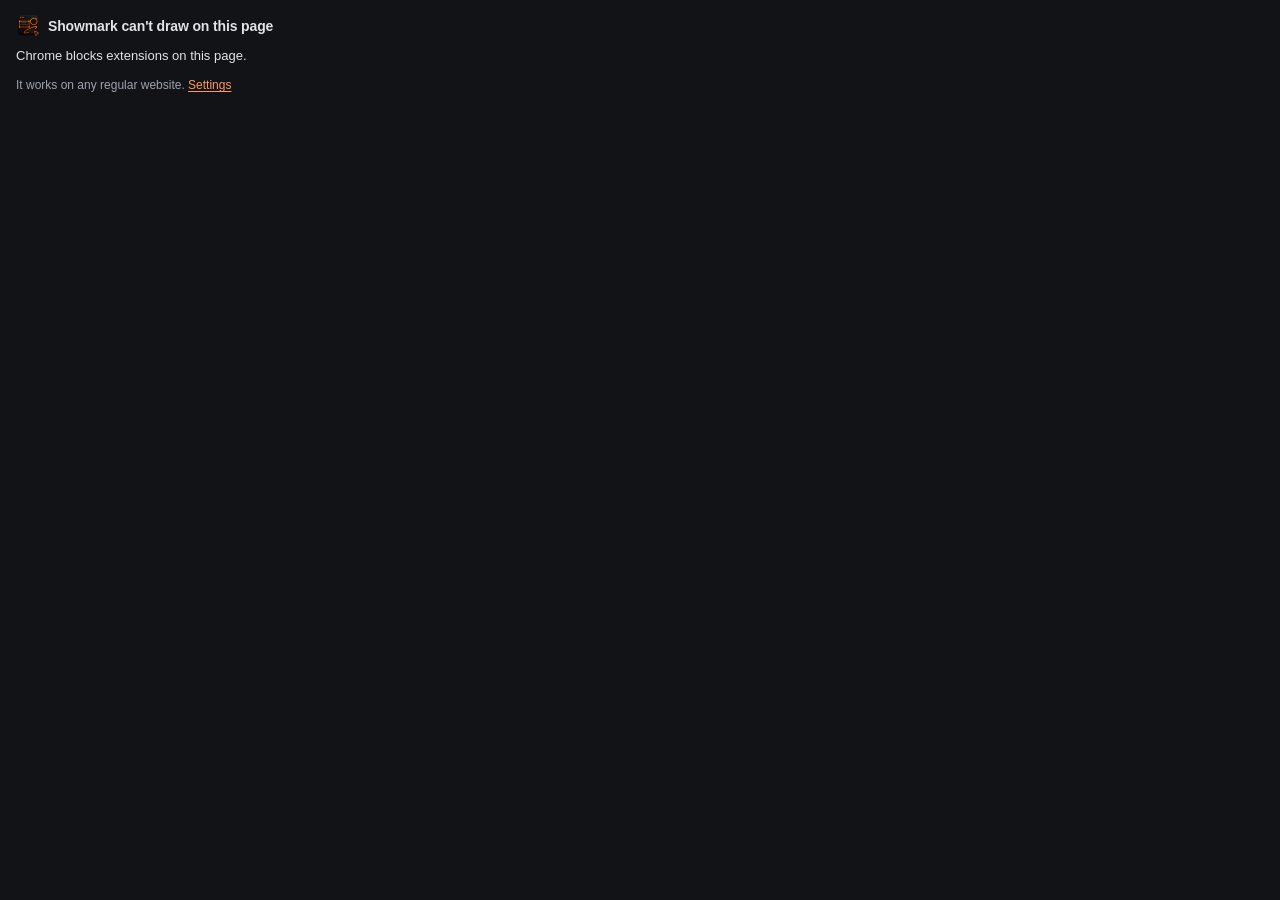
<file: popup/blocked.html>
<!doctype html>
<html lang="en">
<head>
  <meta charset="utf-8">
  <title>Showmark can't run here</title>
  <link rel="stylesheet" href="blocked.css">
</head>
<body>
  <main>
    <header>
      <img src="../icons/icon48.png" alt="" width="24" height="24">
      <h1>Showmark can't draw on this page</h1>
    </header>
    <p id="reason"></p>
    <p id="fix" hidden>
      <button id="file-access" class="primary">Allow access to local files</button>
      <span class="hint">Turn on "Allow access to file URLs", then reload this page.</span>
    </p>
    <p class="hint">It works on any regular website. <button id="settings" class="link">Settings</button></p>
  </main>
  <script src="blocked.js"></script>
</body>
</html>
</file>
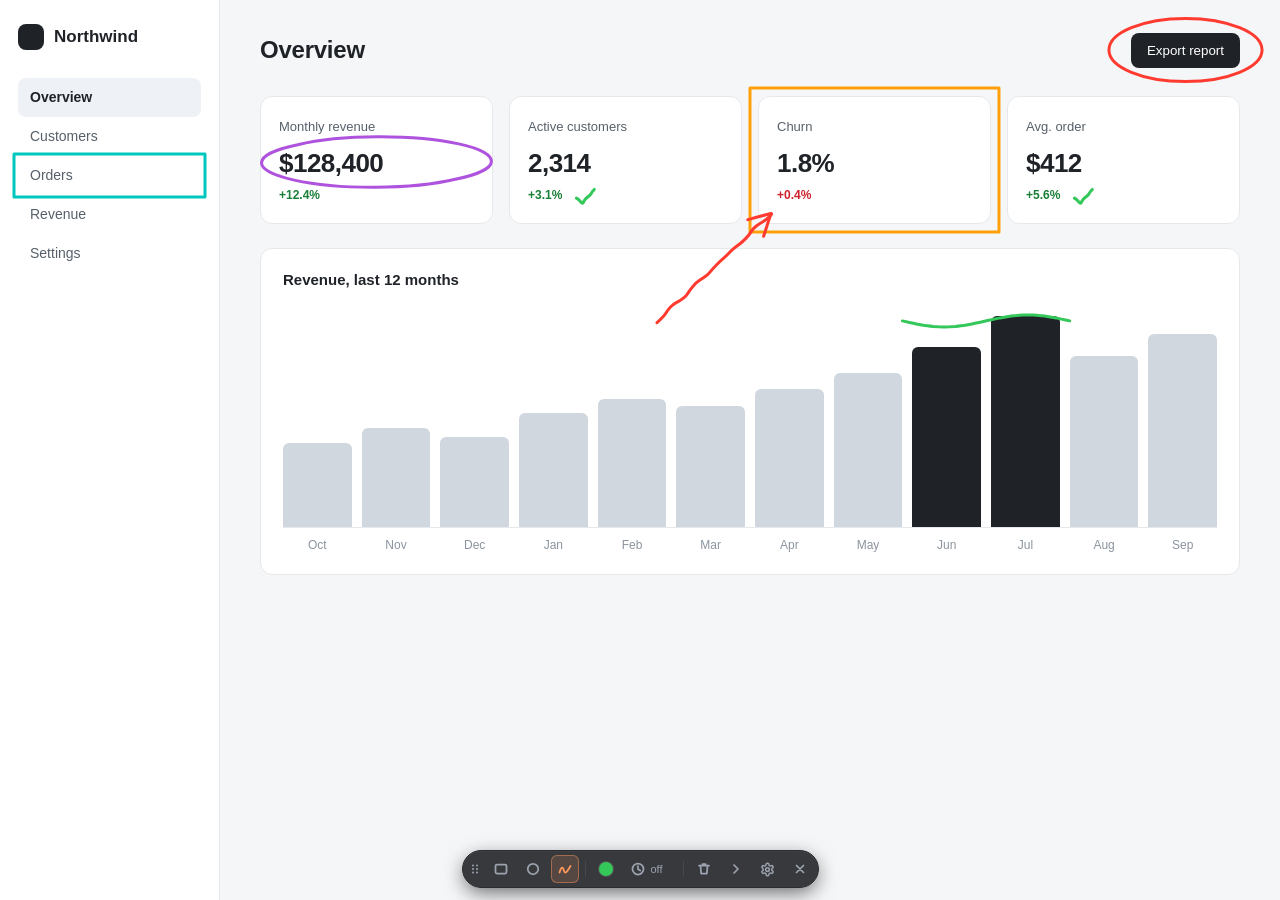
<file: store-assets/demo.html>
<!doctype html><html><head><meta charset="utf-8"><title>Demo</title><style>
*{box-sizing:border-box} body{margin:0;font:15px/1.5 -apple-system,BlinkMacSystemFont,"Segoe UI",Roboto,sans-serif;background:#f5f6f8;color:#1f2328;display:grid;grid-template-columns:220px 1fr;min-height:100vh}
aside{background:#fff;border-right:1px solid #e6e8eb;padding:24px 18px}
.brand{font-weight:700;font-size:17px;margin-bottom:28px;display:flex;align-items:center;gap:10px}.brand i{width:26px;height:26px;border-radius:8px;background:#1f2328;display:inline-block}
nav a{display:block;padding:9px 12px;border-radius:8px;color:#57606a;text-decoration:none;font-size:14px}nav a.on{background:#eef1f5;color:#1f2328;font-weight:600}
main{padding:32px 40px}header{display:flex;justify-content:space-between;align-items:center;margin-bottom:28px}
h1{font-size:24px;margin:0;letter-spacing:-.01em}.btn{background:#1f2328;color:#fff;border:0;border-radius:8px;padding:10px 16px;font:600 14px inherit;font-family:inherit}
.cards{display:grid;grid-template-columns:repeat(4,1fr);gap:16px;margin-bottom:24px}.card{background:#fff;border:1px solid #e6e8eb;border-radius:12px;padding:18px}
.card small{color:#57606a;font-size:13px}.card b{display:block;font-size:26px;margin-top:6px;letter-spacing:-.02em}.card em{font-style:normal;font-size:12px;color:#1a7f37;font-weight:600}
.panel{background:#fff;border:1px solid #e6e8eb;border-radius:12px;padding:20px 22px}.panel h2{font-size:15px;margin:0 0 16px}
.chart{display:flex;align-items:flex-end;gap:10px;height:220px;border-bottom:1px solid #e6e8eb;padding-bottom:0}.chart div{flex:1;background:#d0d7de;border-radius:6px 6px 0 0}.chart div:nth-child(9),.chart div:nth-child(10){background:#1f2328}
.x{display:flex;gap:10px;margin-top:8px;font-size:12px;color:#8b949e}.x span{flex:1;text-align:center}
</style></head><body>
<aside><div class="brand"><i></i>Northwind</div><nav><a class="on">Overview</a><a>Customers</a><a>Orders</a><a>Revenue</a><a>Settings</a></nav></aside>
<main><header><h1>Overview</h1><button class="btn">Export report</button></header>
<div class="cards"><div class="card"><small>Monthly revenue</small><b>$128,400</b><em>+12.4%</em></div><div class="card"><small>Active customers</small><b>2,314</b><em>+3.1%</em></div><div class="card"><small>Churn</small><b>1.8%</b><em style="color:#cf222e">+0.4%</em></div><div class="card"><small>Avg. order</small><b>$412</b><em>+5.6%</em></div></div>
<div class="panel"><h2>Revenue, last 12 months</h2><div class="chart"><div style="height:38%"></div><div style="height:45%"></div><div style="height:41%"></div><div style="height:52%"></div><div style="height:58%"></div><div style="height:55%"></div><div style="height:63%"></div><div style="height:70%"></div><div style="height:82%"></div><div style="height:96%"></div><div style="height:78%"></div><div style="height:88%"></div></div>
<div class="x"><span>Oct</span><span>Nov</span><span>Dec</span><span>Jan</span><span>Feb</span><span>Mar</span><span>Apr</span><span>May</span><span>Jun</span><span>Jul</span><span>Aug</span><span>Sep</span></div></div></main>
<script src="../content/showmark.js"></script>
<script>
(async () => {
  const shot = location.hash.slice(1) || '1';
  await window.__showmark.toggle();
  const sr = document.querySelector('showmark-root').shadowRoot, overlay = sr.querySelector('.overlay');
  const key = (k) => window.dispatchEvent(new KeyboardEvent('keydown', {key: k, bubbles: true}));
  const pe = (t,x,y) => overlay.dispatchEvent(new PointerEvent(t,{clientX:x,clientY:y,button:0,pointerId:1,bubbles:true}));
  const drag = (pts) => { pe('pointerdown',...pts[0]); for (const p of pts.slice(1)) pe('pointermove',...p); pe('pointerup',...pts[pts.length-1]); };
  const box = (sel) => document.querySelector(sel).getBoundingClientRect();
  const line = (x0, y0, x1, y1, n = 12) => { const pts = []; for (let i = 0; i <= n; i++) pts.push([x0 + (x1 - x0) * i / n, y0 + (y1 - y0) * i / n]); return pts; };
  const wobble = (pts, amp = 1.2) => pts.map(([x, y], i) => [x + Math.sin(i * 1.7) * amp, y + Math.cos(i * 1.3) * amp]);

  // 1. Amber rectangle around the Churn card
  const c = box('.card:nth-child(3)'); key('r'); key('1'); drag([[c.left-8,c.top-8],[c.right+8,c.bottom+8]]);
  // 2. Red circle around the Export button
  const b = box('.btn'); key('c'); key('2'); drag([[b.left-22,b.top-14],[b.right+22,b.bottom+14]]);
  // 3. Purple circle around the revenue figure
  const rev = box('.card:nth-child(1) b'); key('c'); key('4'); drag([[rev.left-14,rev.top-6],[rev.right+14,rev.bottom+4]]);
  // 4. Teal rectangle around the "Orders" nav item
  const nav = box('nav a:nth-child(3)'); key('r'); key('5'); drag([[nav.left-4,nav.top-2],[nav.right+4,nav.bottom+2]]);
  // 5. Green wavy underline beneath the two peak bars
  const bars = [...document.querySelectorAll('.chart div')].slice(8,10).map(d=>d.getBoundingClientRect());
  key('f'); key('3'); const y0 = bars[0].top - 26, x0 = bars[0].left - 10, x1 = bars[1].right + 10;
  const pts=[]; for (let i=0;i<=30;i++) pts.push([x0+(x1-x0)*i/30, y0 + Math.sin(i/30*Math.PI*2)*6]); drag(pts);
  // 6. Red arrow pointing at the churn increase
  const churn = box('.card:nth-child(3) em'); key('f'); key('2');
  const tip = [churn.left - 6, churn.bottom + 12], tail = [churn.left - 120, churn.bottom + 120];
  drag(wobble(line(tail[0], tail[1], tip[0], tip[1], 20)));
  // arrow head: two strokes 28° either side of the shaft, pointing back from the tip
  const ang = Math.atan2(tail[1] - tip[1], tail[0] - tip[0]);
  for (const d of [-0.5, 0.5]) drag(line(tip[0], tip[1], tip[0] + Math.cos(ang + d) * 24, tip[1] + Math.sin(ang + d) * 24, 4));
  // 7. Green check marks next to the two healthy growth figures
  key('f'); key('3');
  for (const sel of ['.card:nth-child(2) em', '.card:nth-child(4) em']) {
    const g = box(sel); const x = g.right + 14, y = g.top + 4;
    drag(wobble([...line(x, y + 6, x + 6, y + 12, 4), ...line(x + 6, y + 12, x + 18, y - 2, 6)], 0.6));
  }
  if (shot === '2') { key('1'); sr.querySelector('.dot').click(); }
  if (shot === '3') { key('1'); key('h'); }
  if (shot === '5') { key('1'); key('t'); sr.querySelector('.fade').click(); }
})();
</script></body></html>
</file>
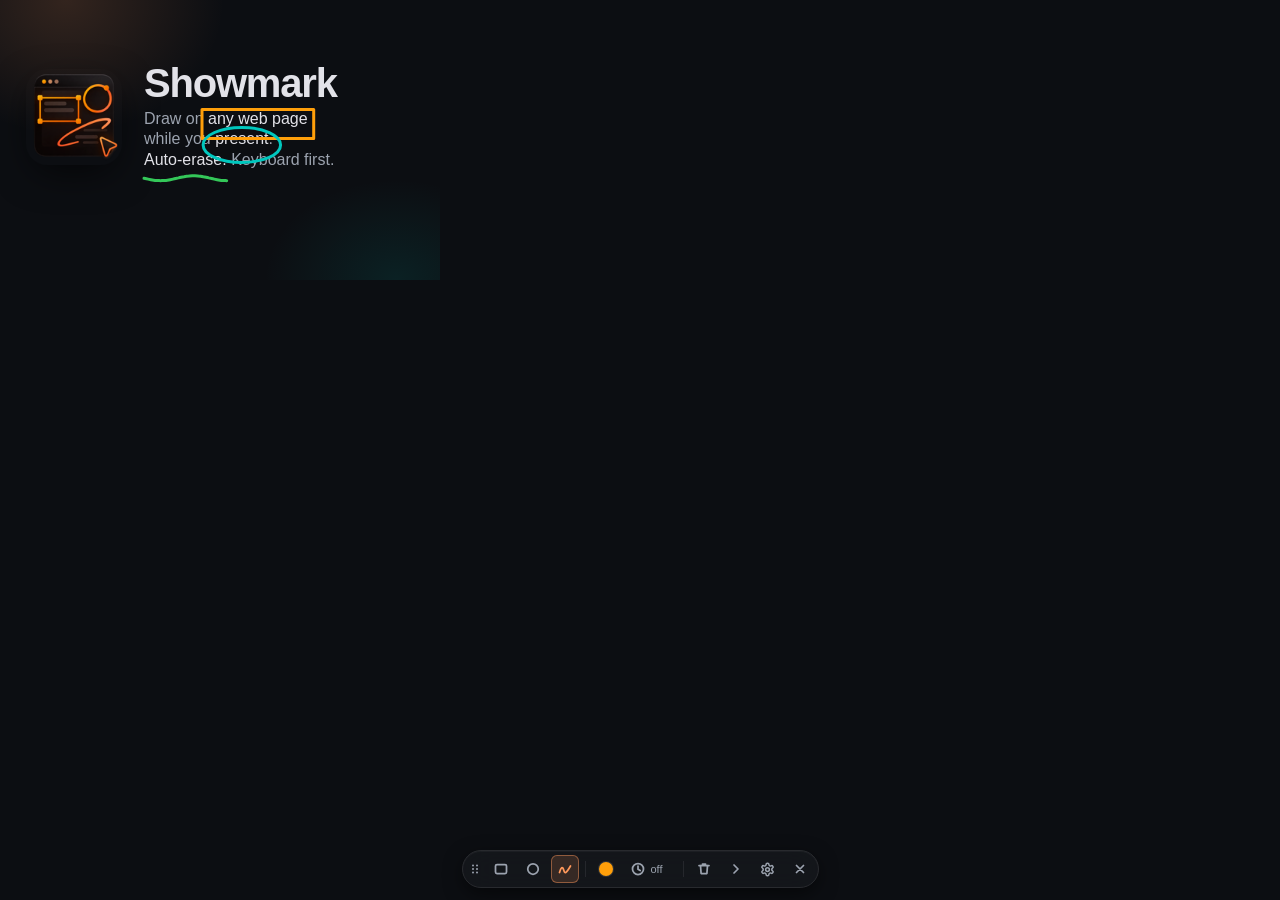
<file: store-assets/promo.html>
<!doctype html><html><head><meta charset="utf-8"><title>Promo</title><style>
*{box-sizing:border-box}
html,body{margin:0;overflow:hidden}
body{width:var(--w);height:var(--h);background:#0c0e12;color:#e2e2e8;font:400 14px/1.4 -apple-system,BlinkMacSystemFont,"Segoe UI",Roboto,sans-serif;position:relative}
body::before{content:'';position:absolute;inset:0;background:
  radial-gradient(60% 80% at 15% 0%, rgba(255,152,91,.16), transparent 60%),
  radial-gradient(50% 60% at 90% 100%, rgba(0,199,190,.10), transparent 60%)}
.wrap{position:relative;height:var(--h);display:flex;align-items:center;gap:var(--gap);padding:var(--pad)}
.wrap img{width:var(--icon);height:var(--icon);border-radius:22%;box-shadow:0 12px 40px -10px rgba(0,0,0,.8);flex:none}
h1{margin:0;font-weight:600;letter-spacing:-.03em;font-size:var(--h1);line-height:1}
p{margin:.35em 0 0;color:#9ca3af;font-size:var(--p);line-height:1.3}
p b{color:#e2e2e8;font-weight:500}
.chips{display:flex;gap:8px;margin-top:14px;flex-wrap:wrap}
.chips span{font-size:var(--chip);color:#dbc1b5;border:1px solid #333539;background:rgba(255,255,255,.04);border-radius:999px;padding:4px 10px}
/* small tile 440x280 */
body.small{--w:440px;--h:280px;--pad:20px 26px 66px;--gap:22px;--icon:96px;--h1:40px;--p:16px;--chip:11px}
body.small .chips,body.small p.big{display:none}
body.marquee p.sm{display:none}
/* marquee 1400x560 */
body.marquee{--w:1400px;--h:560px;--pad:0 120px 80px;--gap:56px;--icon:200px;--h1:96px;--p:32px;--chip:15px}
</style></head>
<body>
<div class="wrap">
  <img src="../icons/icon128.png" alt="">
  <div>
    <h1>Showmark</h1>
    <p class="big">Draw on <b>any web page</b> while you <b>present</b>.<br>Rectangles, circles, freehand. <b>Auto-erase.</b> Keyboard first.</p>
    <p class="sm">Draw on <b>any web page</b><br>while you <b>present</b>.<br><b>Auto-erase.</b> Keyboard first.</p>
    <div class="chips"><span>No account</span><span>Drawings never leave your browser</span><span>Chrome 125+</span></div>
  </div>
</div>
<script src="../content/showmark.js"></script>
<script>
(async () => {
  const kind = location.hash.slice(1) || 'small';
  document.body.classList.add(kind);
  await window.__showmark.toggle();
  await new Promise((r) => requestAnimationFrame(() => requestAnimationFrame(r)));
  const sr = document.querySelector('showmark-root').shadowRoot, overlay = sr.querySelector('.overlay');
  const key = (k) => window.dispatchEvent(new KeyboardEvent('keydown', {key: k, bubbles: true}));
  const pe = (t,x,y) => overlay.dispatchEvent(new PointerEvent(t,{clientX:x,clientY:y,button:0,pointerId:1,bubbles:true}));
  const drag = (pts) => { pe('pointerdown',...pts[0]); for (const p of pts.slice(1)) pe('pointermove',...p); pe('pointerup',...pts[pts.length-1]); };
  const big = kind === 'marquee', pad = big ? 14 : 6, dy = big ? 0 : 6; // small tile renders ~6px high in headless
  const box = (el) => { const r = el.getBoundingClientRect(); return { left: r.left, right: r.right, top: r.top + dy, bottom: r.bottom + dy }; };
  const bs = document.querySelector(big ? 'p.big' : 'p.sm').querySelectorAll('b');
  // amber rectangle around "any web page"
  let r = box(bs[0]); key('r'); key('1'); drag([[r.left-pad,r.top-pad],[r.right+pad,r.bottom+pad]]);
  // teal circle around "present"
  r = box(bs[1]); key('c'); key('5'); drag([[r.left-pad*2,r.top-pad*1.5],[r.right+pad*2,r.bottom+pad*1.5]]);
  // green wavy underline under "Auto-erase."
  r = box(bs[2]); key('f'); key('3');
  const pts=[]; const n=30, y0=r.bottom+(big?10:4), amp=big?5:2.5;
  for (let i=0;i<=n;i++) pts.push([r.left+(r.right-r.left)*i/n, y0+Math.sin(i/n*Math.PI*2.5)*amp]);
  drag(pts);
  key('1');
})();
</script>
</body></html>
</file>
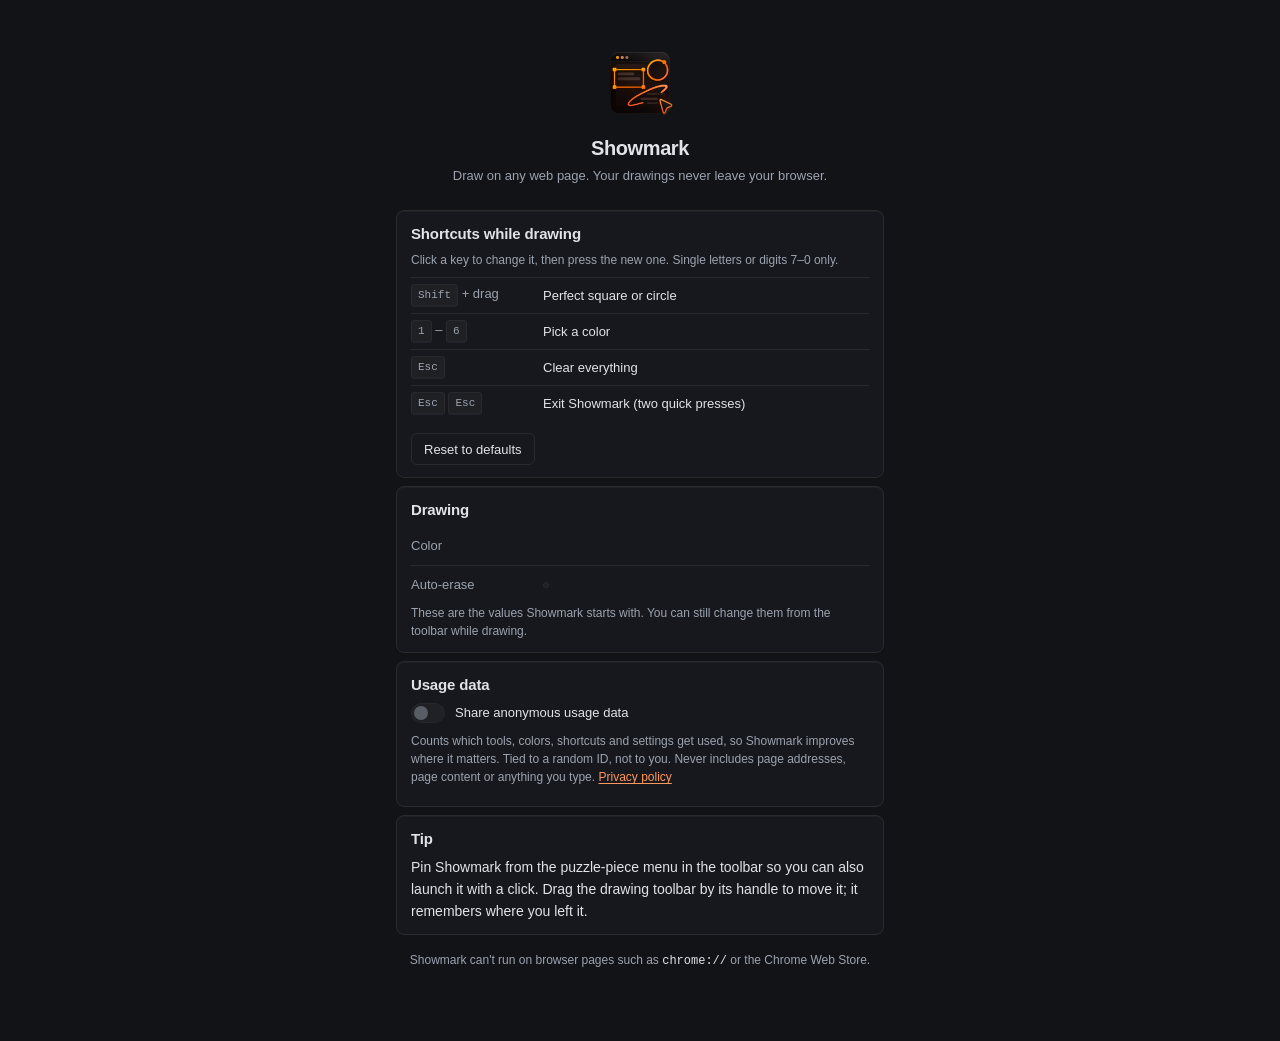
<file: store-assets/settings-demo.html>
<!doctype html>
<html lang="en">
<head>
  <meta charset="utf-8">
  <meta name="viewport" content="width=device-width, initial-scale=1">
  <title>Showmark settings (screenshot demo)</title>
  <link rel="stylesheet" href="../options/options.css">
</head>
<body>
  <main>
    <header>
      <img src="../icons/icon128.png" alt="" width="72" height="72">
      <h1>Showmark</h1>
      <p class="lede">Draw on any web page. Your drawings never leave your browser.</p>
    </header>

    <section id="shortcut-ok" hidden>
      <h2>Launch shortcut</h2>
      <p>On any page, press <kbd id="combo"></kbd> to start drawing. Press it again to leave.</p>
      <p class="hint">This shortcut is managed by the browser. <button id="change-shortcut" class="link">Change it</button></p>
    </section>

    <section id="shortcut-missing" hidden>
      <h2>One thing to set up</h2>
      <p>Chrome couldn't assign a launch shortcut automatically, probably because <kbd>Alt+Shift+S</kbd> is already taken.</p>
      <ol>
        <li>Click the button below. It opens your browser's extension shortcuts page.</li>
        <li>Find <strong>Showmark</strong> and click the pencil next to "Toggle Showmark on the current page".</li>
        <li>Press the key combination you want, then come back to this tab.</li>
      </ol>
      <button id="open-shortcuts" class="primary">Open shortcut settings</button>
      <p class="hint">Or open <code>chrome://extensions/shortcuts</code> yourself.</p>
    </section>

    <section>
      <h2>Shortcuts while drawing</h2>
      <p class="hint">Click a key to change it, then press the new one. Single letters or digits 7–0 only.</p>
      <table id="keys"></table>
      <table class="fixed">
        <tr><td><kbd>Shift</kbd> + drag</td><td>Perfect square or circle</td></tr>
        <tr><td><kbd>1</kbd> – <kbd>6</kbd></td><td>Pick a color</td></tr>
        <tr><td><kbd>Esc</kbd></td><td>Clear everything</td></tr>
        <tr><td><kbd>Esc</kbd> <kbd>Esc</kbd></td><td>Exit Showmark (two quick presses)</td></tr>
      </table>
      <div class="row">
        <button id="reset-keys" class="ghost">Reset to defaults</button>
        <span id="key-status" class="hint" role="status"></span>
      </div>
    </section>

    <section>
      <h2>Drawing</h2>
      <div class="field">
        <span class="label">Color</span>
        <div id="colors" class="swatches"></div>
      </div>
      <div class="field">
        <span class="label">Auto-erase</span>
        <div id="fade" class="segmented" role="group" aria-label="Auto-erase delay"></div>
      </div>
      <p class="hint">These are the values Showmark starts with. You can still change them from the toolbar while drawing.</p>
    </section>

    <section>
      <h2>Usage data</h2>
      <label class="switch">
        <input type="checkbox" id="analytics" disabled>
        <span class="track" aria-hidden="true"></span>
        <span>Share anonymous usage data</span>
      </label>
      <p class="hint">Counts which tools, colors, shortcuts and settings get used, so Showmark improves where it matters. Tied to a random ID, not to you. Never includes page addresses, page content or anything you type. <a href="https://gist.github.com/csbertran/ebae7dc93ad46e6d9f7c50414c48ab4f" target="_blank" rel="noopener">Privacy policy</a></p>
      <p id="analytics-status" class="hint" role="status"></p>
    </section>

    <section>
      <h2>Tip</h2>
      <p>Pin Showmark from the puzzle-piece menu in the toolbar so you can also launch it with a click. Drag the drawing toolbar by its handle to move it; it remembers where you left it.</p>
    </section>

    <footer>
      <p class="hint">Showmark can't run on browser pages such as <code>chrome://</code> or the Chrome Web Store.</p>
    </footer>
  </main>
  <script>
// Shim for screenshots only: the real page runs inside the extension and talks to chrome.* APIs.
window.chrome = {
  storage: { local: { get: async () => ({ settings: { color: '#ff9f0a', fadeEnabled: true, fadeSeconds: 5 } }), set: async () => {} }, onChanged: { addListener() {} } },
  commands: { getAll: async () => [{ name: '_execute_action', shortcut: 'Alt+Shift+S' }] },
  runtime: { sendMessage: async (m) => (m?.type === 'showmark:analytics-get' ? { enabled: true } : undefined), getManifest: () => ({ version: '1.1.0' }) },
  tabs: { create() {} },
};
</script>
<script src="../options/options.js"></script>
</body>
</html>
</file>
<file: options/options.css>
/* Dark Graphite Precision Amber */
:root {
  color-scheme: dark;
  --canvas: #0c0e12; --surface: #111317; --surface-1: #16181d; --surface-high: #1e2024; --surface-highest: #282a2e;
  --border: #282a2e; --border-2: #333539; --divider: rgba(255,255,255,.08);
  --fg: #e2e2e8; --muted: #9ca3af; --primary: #ff985b; --on-primary: #111317; --primary-glow: rgba(255,152,91,.25);
  --sans: -apple-system, BlinkMacSystemFont, "Segoe UI", Roboto, sans-serif;
  --head: var(--sans);
  --mono: ui-monospace, SFMono-Regular, Menlo, monospace;
}
* { box-sizing: border-box; }
body { margin: 0; background: var(--surface); color: var(--fg); font: 400 0.875rem/1.375rem var(--sans); }
main { max-width: 520px; margin: 0 auto; padding: 48px 16px 72px; }
header { text-align: center; margin-bottom: 24px; }
header img { width: 72px; height: 72px; }
h1 { font: 600 1.25rem/1.75rem var(--head); letter-spacing: -0.02em; margin: 8px 0 4px; }
.lede { color: var(--muted); margin: 0; font-size: 0.8125rem; line-height: 1.25rem; }
h2 { font: 600 0.9375rem/1.375rem var(--head); letter-spacing: -0.01em; margin: 0 0 6px; }
h3 { font: 600 0.8125rem/1.25rem var(--head); margin: 14px 0 4px; padding-top: 12px; border-top: 1px solid var(--divider); }
.done { color: #34c759; }
section { background: var(--surface-1); border: 1px solid var(--border); border-radius: 8px; padding: 12px 14px; margin-bottom: 8px;
          box-shadow: inset 0 1px 0 rgba(255,255,255,.04); }
p { margin: 0 0 8px; }
p:last-child { margin-bottom: 0; }
ol { padding-left: 18px; margin: 0 0 12px; }
li { margin-bottom: 4px; }
strong { font-weight: 600; color: var(--fg); }
kbd { display: inline-block; font: 500 0.6875rem/0.875rem var(--mono); padding: 3px 6px; color: var(--muted);
      background: var(--surface-high); border: 1px solid var(--border); border-bottom: 2px solid #22252a; border-radius: 4px; }
#combo { font-size: 1rem; line-height: 1.25rem; padding: 6px 10px; color: var(--primary); border-color: var(--border-2); }
code { font: 500 0.75rem var(--mono); color: var(--fg); }
.hint { color: var(--muted); font-size: 0.75rem; line-height: 1.125rem; }
.primary { appearance: none; border: 0; background: var(--primary); color: var(--on-primary); font: 600 0.8125rem/1 var(--sans);
           height: 36px; padding: 0 14px; border-radius: 6px; cursor: pointer; margin-bottom: 8px;
           transition: filter .12s ease, box-shadow .12s ease; }
.primary:hover { filter: brightness(1.08); box-shadow: 0 0 0 1px var(--primary), 0 0 12px var(--primary-glow); }
.primary:focus-visible { outline: 0; box-shadow: 0 0 0 1px var(--primary), 0 0 12px var(--primary-glow); }
table { border-collapse: collapse; width: 100%; font-size: 0.8125rem; line-height: 1.25rem; }
td { padding: 6px 0; border-top: 1px solid var(--divider); vertical-align: middle; }
tr:first-child td { border-top: 0; }
td:first-child { width: 132px; color: var(--muted); white-space: nowrap; }
footer { text-align: center; margin-top: 16px; }

/* --- settings controls --- */
.link { appearance: none; border: 0; background: none; color: var(--primary); font: inherit; font-size: 0.75rem; padding: 0; cursor: pointer; text-decoration: underline; text-underline-offset: 2px; }
.ghost { appearance: none; background: transparent; color: var(--fg); border: 1px solid var(--border); font: 500 0.8125rem/1 var(--sans);
         height: 32px; padding: 0 12px; border-radius: 6px; cursor: pointer; transition: background .12s ease, border-color .12s ease; }
.ghost:hover { background: var(--surface-high); border-color: var(--border-2); }
.row { display: flex; align-items: center; gap: 12px; margin-top: 12px; }
table.fixed { margin-top: 0; }
table.fixed tr:first-child td { border-top: 1px solid var(--divider); }
.key { appearance: none; cursor: pointer; min-width: 28px; text-align: center; color: var(--fg); background: var(--surface-high);
       border: 1px solid var(--border); border-bottom: 2px solid #22252a; border-radius: 4px; padding: 3px 7px;
       font: 500 0.6875rem/0.875rem var(--mono); transition: box-shadow .12s ease, border-color .12s ease; }
.key:hover { border-color: var(--border-2); }
.key.recording { color: var(--primary); border-color: var(--primary); box-shadow: 0 0 0 1px var(--primary), 0 0 12px var(--primary-glow); }
#key-status.error { color: #ff3b30; }
.field { display: flex; align-items: center; gap: 16px; padding: 8px 0; border-top: 1px solid var(--divider); }
.field:first-of-type { border-top: 0; }
.label { width: 116px; color: var(--muted); font-size: 0.8125rem; }
.swatches { display: flex; gap: 10px; align-items: center; }
.swatch { width: 18px; height: 18px; border-radius: 50%; border: 0; padding: 0; cursor: pointer; background: var(--c);
          box-shadow: 0 0 0 1px rgba(255,255,255,.08); transition: box-shadow .12s ease; }
.swatch:hover { box-shadow: 0 0 0 2px var(--surface-1), 0 0 0 3.5px var(--muted); }
.swatch.on { box-shadow: 0 0 0 2px var(--surface-1), 0 0 0 3.5px #fff; }
.segmented { display: inline-flex; gap: 2px; padding: 2px; border-radius: 999px; background: var(--surface-high); border: 1px solid var(--border); }
.segmented button { appearance: none; border: 0; background: transparent; color: var(--muted); font: 500 0.75rem/1 var(--sans);
                    height: 24px; padding: 0 10px; border-radius: 999px; cursor: pointer; }
.segmented button:hover { color: var(--fg); }
.segmented button.on { background: rgba(255,152,91,.15); color: var(--primary); box-shadow: inset 0 0 0 1px rgba(255,152,91,.45); }

/* --- usage data switch --- */
a { color: var(--primary); text-underline-offset: 2px; }
.switch { position: relative; display: flex; align-items: center; gap: 10px; cursor: pointer; font-size: 0.8125rem; margin-bottom: 8px; }
.switch input { position: absolute; opacity: 0; width: 0; height: 0; }
.switch .track { position: relative; flex: none; width: 34px; height: 20px; border-radius: 999px; background: var(--surface-highest);
                 border: 1px solid var(--border-2); transition: background .12s ease, border-color .12s ease; }
.switch .track::after { content: ''; position: absolute; top: 2px; left: 2px; width: 14px; height: 14px; border-radius: 50%;
                        background: var(--muted); transition: translate .12s ease, background .12s ease; }
.switch input:checked + .track { background: rgba(255,152,91,.15); border-color: var(--primary); }
.switch input:checked + .track::after { translate: 14px 0; background: var(--primary); }
.switch input:focus-visible + .track { box-shadow: 0 0 0 1px var(--primary), 0 0 12px var(--primary-glow); }
.switch input:disabled + .track { opacity: .5; }
</file>
<file: popup/blocked.css>
/* Same tokens as options/options.css */
:root {
  color-scheme: dark;
  --surface: #111317; --surface-1: #16181d; --border: #282a2e;
  --fg: #e2e2e8; --muted: #9ca3af; --primary: #ff985b; --on-primary: #111317; --primary-glow: rgba(255,152,91,.25);
  --sans: -apple-system, BlinkMacSystemFont, "Segoe UI", Roboto, sans-serif;
}
* { box-sizing: border-box; }
body { margin: 0; width: 300px; background: var(--surface); color: var(--fg); font: 400 0.8125rem/1.25rem var(--sans); }
main { padding: 14px 16px; }
header { display: flex; align-items: center; gap: 8px; margin-bottom: 8px; }
h1 { font: 600 0.875rem/1.25rem var(--sans); letter-spacing: -0.01em; margin: 0; }
p { margin: 0 0 10px; }
p:last-child { margin-bottom: 0; }
.hint { color: var(--muted); font-size: 0.75rem; line-height: 1.125rem; }
#fix .hint { display: block; margin-top: 6px; }
.primary { appearance: none; border: 0; background: var(--primary); color: var(--on-primary); font: 600 0.8125rem/1 var(--sans);
           height: 32px; padding: 0 12px; border-radius: 6px; cursor: pointer; transition: filter .12s ease, box-shadow .12s ease; }
.primary:hover, .primary:focus-visible { outline: 0; filter: brightness(1.08); box-shadow: 0 0 0 1px var(--primary), 0 0 12px var(--primary-glow); }
.link { appearance: none; border: 0; background: none; color: var(--primary); font: inherit; padding: 0; cursor: pointer;
        text-decoration: underline; text-underline-offset: 2px; }
</file>
